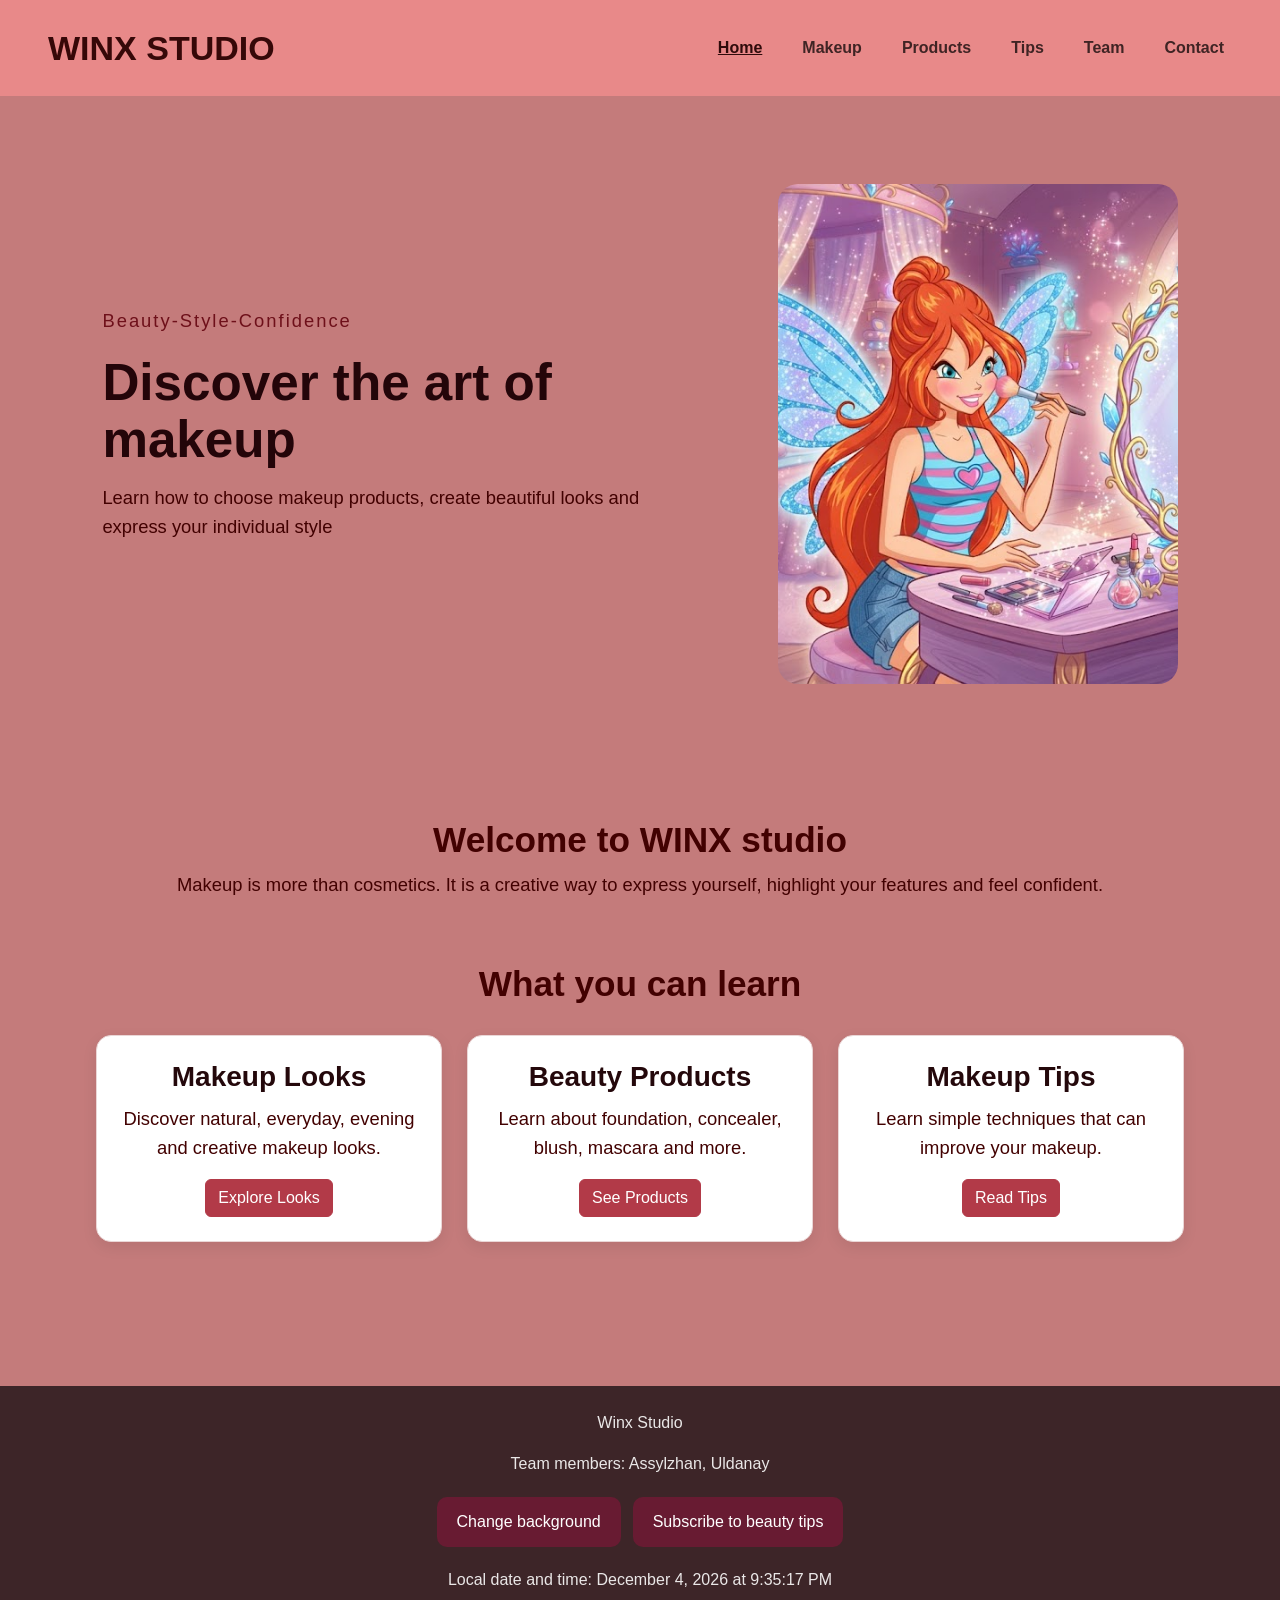
<file: index.html>
<!DOCTYPE html>
<html lang="en">
    <head>
        <meta charset="UTF-8">
        <meta name="viewport" content="width=device-width,initial-scale=1.0">
        <title>Winx Studio</title>
        <link href="https://cdn.jsdelivr.net/npm/bootstrap@5.3.3/dist/css/bootstrap.min.css" rel="stylesheet">
    <link rel="stylesheet" href="css/style.css">
    </head>
    <body>
        <header>
            <nav class="navbar navbar-expand-lg winx-navbar px-3 px-lg-5 py-3" aria-label="Main navigation">
            <a href="index.html" class="navbar-brand logo">WINX STUDIO</a>
            <button class="navbar-toggler" type="button" data-bs-toggle="collapse" data-bs-target="#mainNav" aria-controls="mainNav" aria-expanded="false" aria-label="Toggle navigation">
                <span class="navbar-toggler-icon"></span>
            </button>
            <div class="collapse navbar-collapse" id="mainNav">
                <ul class="navbar-nav ms-auto gap-lg-4">
                    <li class="nav-item"><a class="nav-link active" href="index.html" aria-current="page">Home</a></li>
                    <li class="nav-item"><a class="nav-link" href="makeup.html">Makeup</a></li>
                    <li class="nav-item"><a class="nav-link" href="products.html">Products</a></li>
                    <li class="nav-item"><a class="nav-link" href="tips.html">Tips</a></li>
                    <li class="nav-item"><a class="nav-link" href="team.html">Team</a></li>
                    <li class="nav-item"><a class="nav-link" href="contact.html">Contact</a></li>
                </ul>
            </div>
        </nav>
        </header>

        <main class="container-fluid px-0">
            <section class="hero">
                <div class="hero-text">
                    <p class="small-title">Beauty-Style-Confidence</p>
                    <h1>Discover the art of makeup</h1>
                    <p>Learn how to choose makeup products, create beautiful looks and express your individual style</p>
                </div>
                <div class="hero-image">
                    <img src="images/image.png" alt="Makeup">
                </div>
            </section>

            <section class="about-section py-5 px-3 px-md-5">
                <h2>Welcome to WINX studio</h2>
                <p>
                    Makeup is more than cosmetics.
                    It is a creative way to express yourself,
                    highlight your features and feel confident.
                </p>

                <section class="cards-section py-5 px-3 px-md-5">
                    <h2>What you can learn</h2>

                    <div class="cards">
                        <div class="winx-card p-4">
                            <h3>Makeup Looks</h3>
                            <p>
                                Discover natural, everyday,
                                evening and creative makeup looks.
                            </p>
                            <a href="makeup.html" class="btn btn-danger">Explore Looks</a>
                        </div>

                        <div class="winx-card p-4">
                            <h3>Beauty Products</h3>
                            <p>
                                Learn about foundation,
                                concealer, blush, mascara and more.
                            </p>
                            <a href="products.html" class="btn btn-danger">See Products</a>
                        </div>

                        <div class="winx-card p-4">
                            <h3>Makeup Tips</h3>
                            <p>
                                Learn simple techniques
                                that can improve your makeup.
                            </p>
                            <a href="tips.html" class="btn btn-danger">Read Tips</a>
                        </div>
                    </div>
                </section>
            </section>
        </main>

        <footer class="p-4 mt-5">
        <p>Winx Studio</p>
        <p>Team members: Assylzhan, Uldanay</p>
    <div class="interactive-tools">
        <button type="button" class="winx-action" id="change-background">Change background</button>
        <button type="button" class="winx-action" id="open-subscribe">Subscribe to beauty tips</button>
        <p>Local date and time: <time id="current-datetime"></time></p>
    </div>
    </footer>
    <dialog id="subscribe-dialog" aria-labelledby="subscribe-title">
        <button type="button" id="close-subscribe" class="popup-close" aria-label="Close subscription form">×</button>
        <h2 id="subscribe-title">Beauty tips newsletter</h2>
        <form id="subscribe-form" novalidate>
            <label for="subscribe-email">Email</label>
            <input id="subscribe-email" type="email" autocomplete="email" required>
            <p id="subscribe-error" class="field-error" aria-live="polite"></p>
            <button type="submit" class="winx-action">Subscribe</button>
            <p id="subscribe-status" role="status"></p>
        </form>
    </dialog>
        <script src="https://cdn.jsdelivr.net/npm/bootstrap@5.3.3/dist/js/bootstrap.bundle.min.js"></script>
    <script src="js/script.js" defer></script>
</body>
</html>
</file>
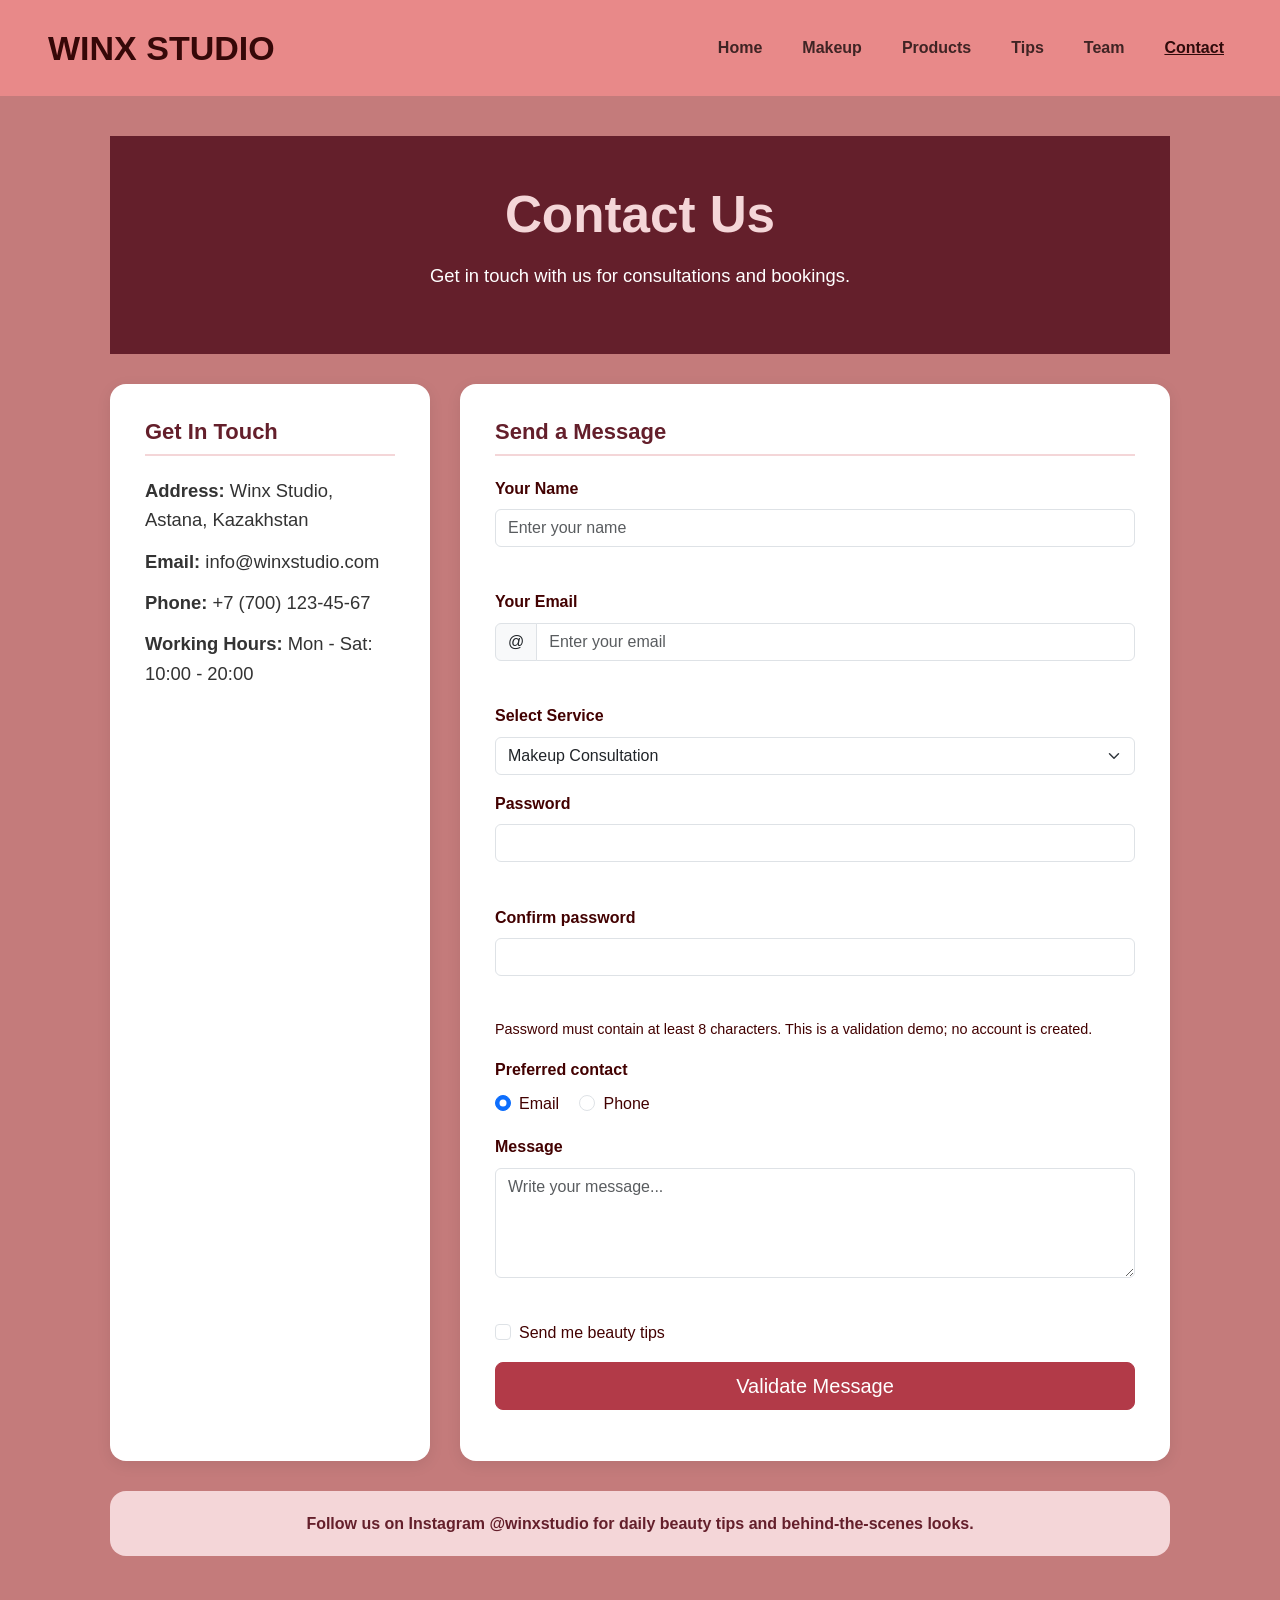
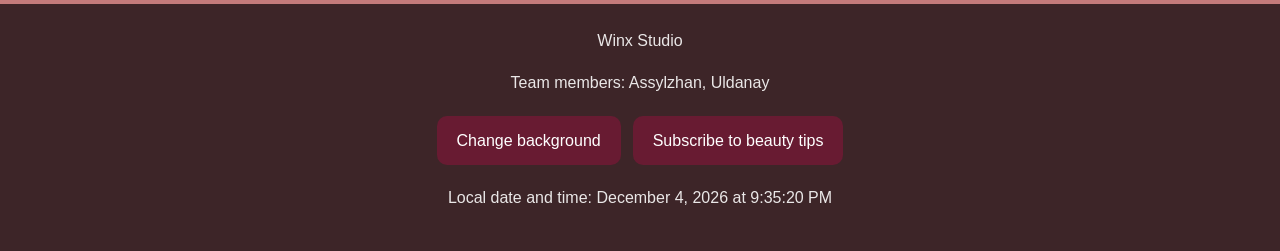
<file: contact.html>
<!DOCTYPE html>
<html lang="en">
<head>
    <meta charset="UTF-8">
    <meta name="viewport" content="width=device-width, initial-scale=1.0">
    <title>Contact Us - Winx Studio</title>
    <link href="https://cdn.jsdelivr.net/npm/bootstrap@5.3.3/dist/css/bootstrap.min.css" rel="stylesheet">
    <link rel="stylesheet" href="css/style.css">
</head>
<body>
    <header>
        <nav class="navbar navbar-expand-lg winx-navbar px-3 px-lg-5 py-3" aria-label="Main navigation">
            <a href="index.html" class="navbar-brand logo">WINX STUDIO</a>
            <button class="navbar-toggler" type="button" data-bs-toggle="collapse" data-bs-target="#mainNav" aria-controls="mainNav" aria-expanded="false" aria-label="Toggle navigation">
                <span class="navbar-toggler-icon"></span>
            </button>
            <div class="collapse navbar-collapse" id="mainNav">
                <ul class="navbar-nav ms-auto gap-lg-4">
                    <li class="nav-item"><a class="nav-link" href="index.html">Home</a></li>
                    <li class="nav-item"><a class="nav-link" href="makeup.html">Makeup</a></li>
                    <li class="nav-item"><a class="nav-link" href="products.html">Products</a></li>
                    <li class="nav-item"><a class="nav-link" href="tips.html">Tips</a></li>
                    <li class="nav-item"><a class="nav-link" href="team.html">Team</a></li>
                    <li class="nav-item"><a class="nav-link active" href="contact.html" aria-current="page">Contact</a></li>
                </ul>
            </div>
        </nav>
    </header>

    <main class="container-fluid px-0">
        <div class="container">
            <div class="contact-grid">
                <section class="page-title py-4 py-md-5 px-3 mb-0">
                    <h1>Contact Us</h1>
                    <p>Get in touch with us for consultations and bookings.</p>
                </section>

                <div class="contact-info">
                    <h3>Get In Touch</h3>
                    <p><strong>Address:</strong> Winx Studio, Astana, Kazakhstan</p>
                    <p><strong>Email:</strong> info@winxstudio.com</p>
                    <p><strong>Phone:</strong> +7 (700) 123-45-67</p>
                    <p><strong>Working Hours:</strong> Mon - Sat: 10:00 - 20:00</p>
                </div>

                <div class="contact-main">
                    <form id="contact-form" novalidate>
                        <h3>Send a Message</h3>
                        <div class="mb-3">
                            <label for="name" class="form-label fw-bold">Your Name</label>
                            <input type="text" class="form-control" id="name" placeholder="Enter your name" required>
                        <p id="name-error" class="field-error" aria-live="polite"></p></div>

                        <div class="mb-3">
                            <label for="email" class="form-label fw-bold">Your Email</label>
                            <div class="input-group"><span class="input-group-text">@</span><input type="email" class="form-control" id="email" placeholder="Enter your email" required></div>
                        <p id="email-error" class="field-error" aria-live="polite"></p></div>

                        <div class="mb-3">
                            <label for="service" class="form-label fw-bold">Select Service</label>
                            <select class="form-select" id="service">
                                <option value="makeup">Makeup Consultation</option>
                                <option value="products">Product Recommendation</option>
                                <option value="other">Other Query</option>
                            </select>
                        </div>

                        <div class="mb-3"><label for="password" class="form-label fw-bold">Password</label><input type="password" id="password" class="form-control" autocomplete="new-password" required><p id="password-error" class="field-error" aria-live="polite"></p></div>
<div class="mb-3"><label for="confirm-password" class="form-label fw-bold">Confirm password</label><input type="password" id="confirm-password" class="form-control" autocomplete="new-password" required><p id="confirm-password-error" class="field-error" aria-live="polite"></p></div>
<p class="form-hint">Password must contain at least 8 characters. This is a validation demo; no account is created.</p>
<fieldset class="mb-3">
                            <legend class="fs-6 fw-bold">Preferred contact</legend>
                            <div class="form-check form-check-inline"><input class="form-check-input" type="radio" name="contact" id="byEmail" checked><label class="form-check-label" for="byEmail">Email</label></div>
                            <div class="form-check form-check-inline"><input class="form-check-input" type="radio" name="contact" id="byPhone"><label class="form-check-label" for="byPhone">Phone</label></div>
                        </fieldset>

                        <div class="mb-3">
                            <label for="message" class="form-label fw-bold">Message</label>
                            <textarea class="form-control" id="message" rows="4" placeholder="Write your message..." required></textarea>
                        <p id="message-error" class="field-error" aria-live="polite"></p></div>

                        <div class="form-check mb-3"><input class="form-check-input" type="checkbox" id="news"><label class="form-check-label" for="news">Send me beauty tips</label></div>
                        <button type="submit" class="btn btn-danger btn-lg w-100">Validate Message</button>
                    <p id="contact-status" role="status"></p></form>
                </div>

                <div class="contact-note">
                    Follow us on Instagram @winxstudio for daily beauty tips and behind-the-scenes looks.
                </div>
            </div>
        </div>
    </main>

    <footer class="p-4 mt-5">
        <p>Winx Studio</p>
        <p>Team members: Assylzhan, Uldanay</p>
    <div class="interactive-tools">
        <button type="button" class="winx-action" id="change-background">Change background</button>
        <button type="button" class="winx-action" id="open-subscribe">Subscribe to beauty tips</button>
        <p>Local date and time: <time id="current-datetime"></time></p>
    </div>
    </footer>
    <dialog id="subscribe-dialog" aria-labelledby="subscribe-title">
        <button type="button" id="close-subscribe" class="popup-close" aria-label="Close subscription form">×</button>
        <h2 id="subscribe-title">Beauty tips newsletter</h2>
        <form id="subscribe-form" novalidate>
            <label for="subscribe-email">Email</label>
            <input id="subscribe-email" type="email" autocomplete="email" required>
            <p id="subscribe-error" class="field-error" aria-live="polite"></p>
            <button type="submit" class="winx-action">Subscribe</button>
            <p id="subscribe-status" role="status"></p>
        </form>
    </dialog>
    <script src="https://cdn.jsdelivr.net/npm/bootstrap@5.3.3/dist/js/bootstrap.bundle.min.js"></script>
    <script src="js/script.js" defer></script>
</body>
</html>
</file>
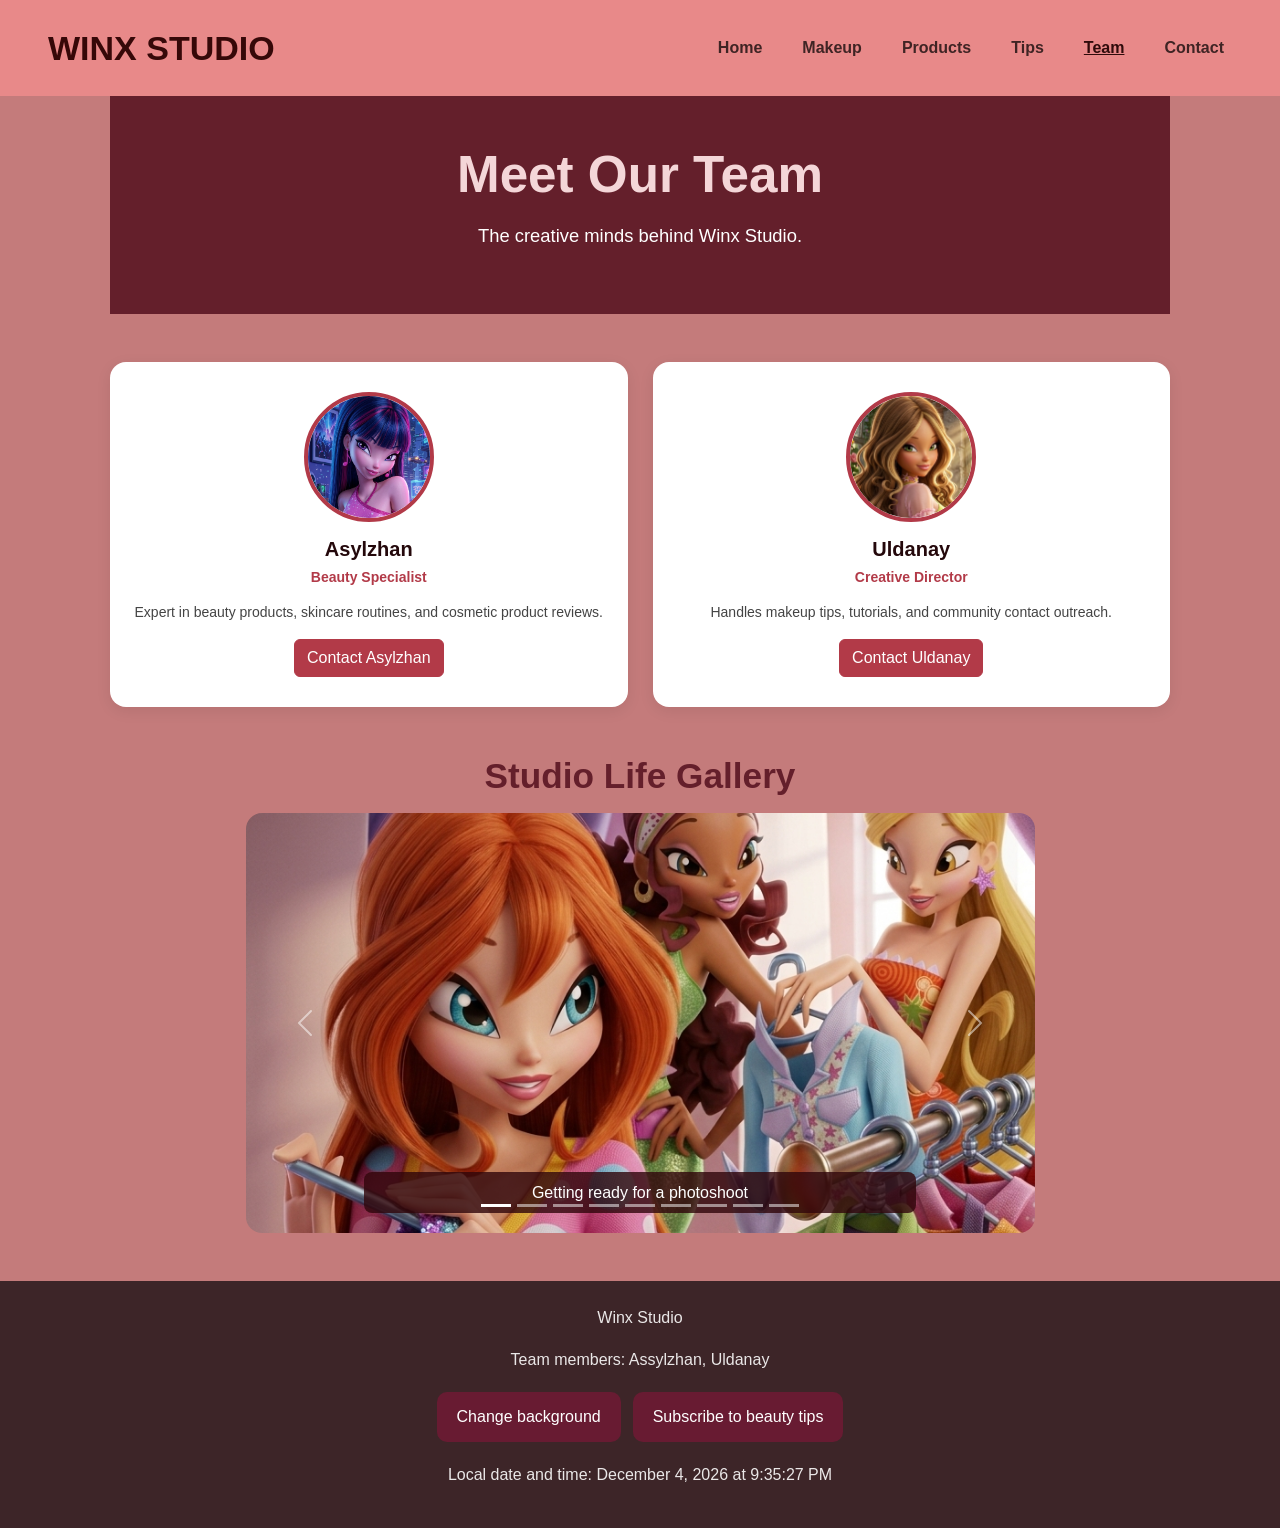
<file: team.html>
<!DOCTYPE html>
<html lang="en">
<head>
    <meta charset="UTF-8">
    <meta name="viewport" content="width=device-width, initial-scale=1.0">
    <title>Our Team - Winx Studio</title>
    <link href="https://cdn.jsdelivr.net/npm/bootstrap@5.3.3/dist/css/bootstrap.min.css" rel="stylesheet">
    <link rel="stylesheet" href="css/style.css">
</head>
<body>
    <header>
        <nav class="navbar navbar-expand-lg winx-navbar px-3 px-lg-5 py-3" aria-label="Main navigation">
            <a href="index.html" class="navbar-brand logo">WINX STUDIO</a>
            <button class="navbar-toggler" type="button" data-bs-toggle="collapse" data-bs-target="#mainNav" aria-controls="mainNav" aria-expanded="false" aria-label="Toggle navigation">
                <span class="navbar-toggler-icon"></span>
            </button>
            <div class="collapse navbar-collapse" id="mainNav">
                <ul class="navbar-nav ms-auto gap-lg-4">
                    <li class="nav-item"><a class="nav-link" href="index.html">Home</a></li>
                    <li class="nav-item"><a class="nav-link" href="makeup.html">Makeup</a></li>
                    <li class="nav-item"><a class="nav-link" href="products.html">Products</a></li>
                    <li class="nav-item"><a class="nav-link" href="tips.html">Tips</a></li>
                    <li class="nav-item"><a class="nav-link active" href="team.html" aria-current="page">Team</a></li>
                    <li class="nav-item"><a class="nav-link" href="contact.html">Contact</a></li>
                </ul>
            </div>
        </nav>
    </header>

    <main class="container-fluid px-0">
        <div class="container">
            <section class="page-title py-4 py-md-5 px-3 mb-4 mb-md-5">
                <h1>Meet Our Team</h1>
                <p>The creative minds behind Winx Studio.</p>
            </section>

            <section class="team-grid">
                <div class="team-card">
                    <img src="images/musa.png" alt="Asylzhan" class="profile-img">
                    <h3>Asylzhan</h3>
                    <span class="role">Beauty Specialist</span>
                    <p>Expert in beauty products, skincare routines, and cosmetic product reviews.</p>
                    <a href="mailto:asylzhan@winxstudio.com" class="btn btn-danger">Contact Asylzhan</a>
                </div>

                <div class="team-card">
                    <img src="images/flora.png" alt="Uldanay" class="profile-img">
                    <h3>Uldanay</h3>
                    <span class="role">Creative Director</span>
                    <p>Handles makeup tips, tutorials, and community contact outreach.</p>
                    <a href="mailto:uldanay@winxstudio.com" class="btn btn-danger">Contact Uldanay</a>
                </div>
            </section>

            <h2 class="gallery-title text-center mt-5 mb-3">Studio Life Gallery</h2>
            <div class="row justify-content-center mb-5">
                <div class="col-12 col-lg-9">
                    <div id="studioCarousel" class="carousel slide" data-bs-ride="carousel" aria-label="Studio life gallery">
                        <div class="carousel-indicators">
                            <button type="button" data-bs-target="#studioCarousel" data-bs-slide-to="0" class="active" aria-current="true" aria-label="Slide 1"></button>
                            <button type="button" data-bs-target="#studioCarousel" data-bs-slide-to="1" aria-label="Slide 2"></button>
                            <button type="button" data-bs-target="#studioCarousel" data-bs-slide-to="2" aria-label="Slide 3"></button>
                            <button type="button" data-bs-target="#studioCarousel" data-bs-slide-to="3" aria-label="Slide 4"></button>
                            <button type="button" data-bs-target="#studioCarousel" data-bs-slide-to="4" aria-label="Slide 5"></button>
                            <button type="button" data-bs-target="#studioCarousel" data-bs-slide-to="5" aria-label="Slide 6"></button>
                            <button type="button" data-bs-target="#studioCarousel" data-bs-slide-to="6" aria-label="Slide 7"></button>
                            <button type="button" data-bs-target="#studioCarousel" data-bs-slide-to="7" aria-label="Slide 8"></button>
                            <button type="button" data-bs-target="#studioCarousel" data-bs-slide-to="8" aria-label="Slide 9"></button>
                        </div>
                        <div class="carousel-inner rounded-4">
                            <div class="carousel-item active">
                                <img src="images/getready.png" class="d-block w-100" alt="Getting ready for a photoshoot">
                                <div class="carousel-caption d-none d-md-block py-2"><p class="mb-0">Getting ready for a photoshoot</p></div>
                            </div>
                            <div class="carousel-item">
                                <img src="images/skincare.png" class="d-block w-100" alt="Skincare consultation">
                                <div class="carousel-caption d-none d-md-block py-2"><p class="mb-0">Skincare consultation</p></div>
                            </div>
                            <div class="carousel-item">
                                <img src="images/meeting.png" class="d-block w-100" alt="Creative direction meeting">
                                <div class="carousel-caption d-none d-md-block py-2"><p class="mb-0">Creative direction meeting</p></div>
                            </div>
                            <div class="carousel-item">
                                <img src="images/behind.png" class="d-block w-100" alt="Behind the scenes">
                                <div class="carousel-caption d-none d-md-block py-2"><p class="mb-0">Behind the scenes</p></div>
                            </div>
                            <div class="carousel-item">
                                <img src="images/client.png" class="d-block w-100" alt="Client makeover">
                                <div class="carousel-caption d-none d-md-block py-2"><p class="mb-0">Client makeover</p></div>
                            </div>
                            <div class="carousel-item">
                                <img src="images/test.png" class="d-block w-100" alt="Product testing">
                                <div class="carousel-caption d-none d-md-block py-2"><p class="mb-0">Product testing</p></div>
                            </div>
                            <div class="carousel-item">
                                <img src="images/team.png" class="d-block w-100" alt="Team brainstorm">
                                <div class="carousel-caption d-none d-md-block py-2"><p class="mb-0">Team brainstorm</p></div>
                            </div>
                            <div class="carousel-item">
                                <img src="images/final.png" class="d-block w-100" alt="Final touches">
                                <div class="carousel-caption d-none d-md-block py-2"><p class="mb-0">Final touches</p></div>
                            </div>
                            <div class="carousel-item">
                                <img src="images/stud.png" class="d-block w-100" alt="Studio interior">
                                <div class="carousel-caption d-none d-md-block py-2"><p class="mb-0">Studio interior</p></div>
                            </div>
                        </div>
                        <button class="carousel-control-prev" type="button" data-bs-target="#studioCarousel" data-bs-slide="prev"><span class="carousel-control-prev-icon" aria-hidden="true"></span><span class="visually-hidden">Previous</span></button>
                        <button class="carousel-control-next" type="button" data-bs-target="#studioCarousel" data-bs-slide="next"><span class="carousel-control-next-icon" aria-hidden="true"></span><span class="visually-hidden">Next</span></button>
                    </div>
                </div>
            </div>
        </div>
    </main>

    <footer class="p-4 mt-5">
        <p>Winx Studio</p>
        <p>Team members: Assylzhan, Uldanay</p>
    <div class="interactive-tools">
        <button type="button" class="winx-action" id="change-background">Change background</button>
        <button type="button" class="winx-action" id="open-subscribe">Subscribe to beauty tips</button>
        <p>Local date and time: <time id="current-datetime"></time></p>
    </div>
    </footer>
    <dialog id="subscribe-dialog" aria-labelledby="subscribe-title">
        <button type="button" id="close-subscribe" class="popup-close" aria-label="Close subscription form">×</button>
        <h2 id="subscribe-title">Beauty tips newsletter</h2>
        <form id="subscribe-form" novalidate>
            <label for="subscribe-email">Email</label>
            <input id="subscribe-email" type="email" autocomplete="email" required>
            <p id="subscribe-error" class="field-error" aria-live="polite"></p>
            <button type="submit" class="winx-action">Subscribe</button>
            <p id="subscribe-status" role="status"></p>
        </form>
    </dialog>
    <script src="https://cdn.jsdelivr.net/npm/bootstrap@5.3.3/dist/js/bootstrap.bundle.min.js"></script>
    <script src="js/script.js" defer></script>
</body>
</html>
</file>
<file: css/style.css>
/* ===== Общие настройки страницы ===== */

* {
    margin: 0;
    padding: 0;
    box-sizing: border-box;
}

body {
    font-family: Arial;
    font-weight: 400;
    background-color: rgb(196, 123, 123);
    color: rgb(66, 1, 1);
    line-height: 1.6;
}

/* ===== Контейнер ===== */

.container {
    max-width: 1100px;
    margin: 0 auto;
    padding: 0 20px;
}


/* ===== Навигация ===== */

.logo {
    font-family: Arial;
    color: rgb(54, 8, 8);
    font-size: 34px;
    font-weight: 700;
    text-decoration: none;
}

.navbar {
    display: flex;
    justify-content: space-between;
    align-items: center;
    padding: 20px 60px;
    background-color: rgba(234, 139, 139, 0.949);
}

.nav-menu {
    display: flex;
    align-items: center;
    gap: 40px;
    list-style: none;
}

.nav-menu a {
    font-family: Arial;
    color: rgb(63, 36, 36);
    text-decoration: none;
    font-weight: 600;
    transition: 0.3s;
}

.nav-menu a:hover,
.nav-menu a.active {
    color: rgb(47, 11, 11);
    text-decoration: underline;
}


/* ===== Hero section ===== */

.hero {
    min-height: 75vh;
    display: flex;
    align-items: center;
    justify-content: space-between;
    gap: 50px;
    padding: 70px 8%;
}

.hero-text {
    max-width: 550px;
}

.small-title {
    color: #6e101a;
    font-weight: 700;
    letter-spacing: 2px;
}

.hero h1 {
    line-height: 1.1;
    margin: 15px 0;
    color: #230509;
    font-weight: 700;
}

.hero p {
    margin-bottom: 20px;
    font-weight: 400;
}

.hero-image img {
    width: 400px;
    height: 500px;
    object-fit: cover;
    border-radius: 20px;
}


/* ===== Buttons ===== */

.button {
    display: inline-block;
    padding: 12px 25px;
    background-color: #B23A48;
    color: white;
    text-decoration: none;
    font-weight: 700;
    border-radius: 8px;
    transition: 0.3s;
}

.button:hover {
    background-color: #641F2B;
    transform: translateY(-2px);
}


/* ===== About / Cards ===== */

.about-section,
.cards-section {
    text-align: center;
}

.cards {
    display: flex;
    justify-content: center;
    align-items: stretch;
    gap: 25px;
    margin-top: 30px;
    flex-wrap: wrap;
}

.winx-card {
    width: calc((100% - 50px) / 3);
    display: flex;
    flex-direction: column;
    align-items: center;
    background-color: white;
    border: 1px solid #ead6d6;
    border-radius: 15px;
    box-shadow: 0 5px 15px rgba(0, 0, 0, 0.08);
    transition: transform 0.25s ease, box-shadow 0.25s ease;
}

.winx-card:hover {
    transform: translateY(-8px);
    box-shadow: 0 12px 25px rgba(0, 0, 0, 0.15);
}

.winx-card h3 {
    color: #24080b;
    margin-bottom: 10px;
    font-weight: 700;
}

.winx-card p {
    flex-grow: 1;
    font-weight: 400;
}


/* ===== Page title ===== */

.page-title {
    background-color: #641F2B;
    color: white;
    text-align: center;
}

.page-title h1 {
    color: #F4D6D8;
    margin-bottom: 15px;
    font-weight: 700;
}

.page-title p {
    color: white;
    font-weight: 400;
}


/* ===== Content ===== */

.content {
    width: 85%;
    max-width: 1000px;
    background-color: #FFF5F5;
    border: 2px solid #F4D6D8;
    border-radius: 20px;
}

.content h2 {
    color: #641F2B;
    margin-top: 25px;
    margin-bottom: 15px;
    border-bottom: 2px solid #B23A48;
    padding-bottom: 8px;
    font-weight: 700;
}

.content ol,
.content ul {
    padding-left: 30px;
    margin-bottom: 30px;
}

.content li {
    color: #641F2B;
    margin-bottom: 10px;
    font-weight: 400;
}

.content li::marker {
    color: #B23A48;
    font-weight: 700;
}

.content img {
    display: block;
    width: 70%;
    max-width: 600px;
    height: 400px;
    object-fit: cover;
    margin: 35px auto;
    border-radius: 20px;
    border: 5px solid #F4D6D8;
}


/* ===== Highlight ===== */

.highlight {
    background-color: #F4D6D8;
    border-left: 8px solid #B23A48;
    border-radius: 16px;
}

.highlight h3 {
    color: #641F2B;
    font-size: 24px;
    font-weight: 700;
    margin-bottom: 10px;
}

.highlight p {
    color: #641F2B;
    font-weight: 400;
}


/* ===== Team ===== */

.team-grid {
    display: flex;
    gap: 25px;
    justify-content: center;
    flex-wrap: wrap;
    margin: 40px 0;
}

.team-card {
    background-color: #ffffff;
    padding: 30px 20px;
    border-radius: 16px;
    text-align: center;
    flex: 1;
    min-width: 250px;
    display: flex;
    flex-direction: column;
    align-items: center;
    box-shadow: 0 4px 15px rgba(0, 0, 0, 0.08);
    transition: transform 0.25s ease, box-shadow 0.25s ease;
}

.team-card:hover {
    transform: translateY(-8px);
    box-shadow: 0 12px 25px rgba(0, 0, 0, 0.15);
}

.profile-img {
    width: 130px;
    height: 130px;
    border-radius: 50%;
    object-fit: cover;
    border: 4px solid #B23A48;
    margin-bottom: 15px;
}

.team-card h3 {
    font-size: 20px;
    color: #24080b;
    margin-bottom: 5px;
    font-weight: 700;
}

.role {
    display: inline-block;
    color: #B23A48;
    font-size: 14px;
    font-weight: 700;
    margin-bottom: 12px;
}

.team-card p {
    flex-grow: 1;
    font-size: 14px;
    color: #444444;
    font-weight: 400;
}

.btn-card {
    display: inline-block;
    margin-top: 18px;
    padding: 10px 22px;
    background-color: #B23A48;
    color: #ffffff;
    text-decoration: none;
    border-radius: 8px;
    font-size: 14px;
    font-weight: 700;
    transition: background-color 0.25s ease, transform 0.25s ease;
}

.btn-card:hover {
    background-color: #641F2B;
    transform: translateY(-2px);
}


/* ===== Gallery ===== */

.gallery-title {
    text-align: center;
    color: #641F2B;
    margin: 50px 0 20px;
    font-weight: 700;
}

.gallery-grid {
    display: grid;
    grid-template-columns: repeat(3, 1fr);
    gap: 18px;
    margin-bottom: 40px;
}

.gallery-item {
    position: relative;
    overflow: hidden;
    border-radius: 12px;
}

.gallery-grid .gallery-item {
    aspect-ratio: 1 / 1;
}

.gallery-grid .gallery-item img {
    width: 100%;
    height: 100%;
    object-fit: cover;
    display: block;
    transition: transform 0.35s ease;
}

.gallery-grid .gallery-item:hover img {
    transform: scale(1.08);
}

.gallery-caption {
    position: absolute;
    inset: 0;
    display: flex;
    align-items: flex-end;
    padding: 16px;
    background: linear-gradient(
        to top,
        rgba(48, 6, 10, 0.85),
        rgba(48, 6, 10, 0)
    );
    color: #ffffff;
    font-size: 15px;
    font-weight: 700;
    opacity: 0;
    transition: opacity 0.3s ease;
}

.gallery-item:hover .gallery-caption {
    opacity: 1;
}


/* ===== Contact ===== */

.contact-grid {
    display: grid;
    grid-template-columns: 320px 1fr;
    grid-template-areas:
        "title title"
        "sidebar main"
        "note note";
    gap: 30px;
    margin: 40px 0;
}

.contact-grid .page-title {
    grid-area: title;
    margin-bottom: 0;
}

.contact-info {
    grid-area: sidebar;
}

.contact-main {
    grid-area: main;
}

.contact-note {
    grid-area: note;
    background-color: #F4D6D8;
    border-radius: 16px;
    padding: 20px 30px;
    text-align: center;
    color: #641F2B;
    font-weight: 700;
}

.contact-wrapper {
    display: flex;
    gap: 30px;
    margin: 40px 0;
}

.contact-info,
#contact-form {
    background-color: #ffffff;
    padding: 35px;
    border-radius: 16px;
    box-shadow: 0 4px 15px rgba(0, 0, 0, 0.08);
}

.contact-info h3,
#contact-form h3 {
    color: #641F2B;
    font-size: 22px;
    margin-bottom: 20px;
    border-bottom: 2px solid #F4D6D8;
    padding-bottom: 8px;
    font-weight: 700;
}

.contact-info p {
    margin-bottom: 12px;
    color: #333333;
    font-weight: 400;
}

#contact-form {
    flex: 1.5;
}

.form-group {
    margin-bottom: 18px;
    display: flex;
    flex-direction: column;
}

.form-group label {
    font-size: 14px;
    font-weight: 700;
    margin-bottom: 6px;
    color: #24080b;
}

.form-group input,
.form-group select,
.form-group textarea {
    padding: 12px;
    border: 1px solid #ead6d6;
    border-radius: 8px;
    background-color: #fafafa;
    font-family: Arial;
    font-size: 14px;
    font-weight: 400;
}

.form-group input:focus,
.form-group select:focus,
.form-group textarea:focus {
    outline: none;
    border-color: #B23A48;
    background-color: #ffffff;
}

.btn-primary {
    background-color: #B23A48;
    color: #ffffff;
    padding: 14px;
    border: none;
    border-radius: 8px;
    font-weight: 700;
    cursor: pointer;
    width: 100%;
    font-size: 15px;
    transition: background-color 0.3s;
}

.btn-primary:hover {
    background-color: #641F2B;
}


/* ===== Products table ===== */

.products-table {
    width: 100%;
    border-collapse: collapse;
    margin: 30px 0 40px;
    background-color: white;
}

.products-table th {
    background-color: #641F2B;
    color: white;
    padding: 15px;
    text-align: left;
    font-size: 17px;
    font-weight: 700;
}

.products-table td {
    padding: 15px;
    border: 1px solid #F4D6D8;
    color: #641F2B;
    font-size: 16px;
    font-weight: 400;
}

.products-table tr:nth-child(even) {
    background-color: #FFF5F5;
}

.products-table tr:hover {
    background-color: #F4D6D8;
}

.products-table td:first-child {
    width: 60px;
    text-align: center;
    font-weight: 700;
}

.products-table td:nth-child(2) {
    width: 25%;
}


/* ===== Assignment page ===== */

.assignment-page {
    display: grid;
    grid-template-columns: 220px 1fr;
    grid-template-areas:
        "header header"
        "sidebar main"
        "footer footer";
    min-height: 100vh;
}

.site-header {
    grid-area: header;
}

.sidebar {
    grid-area: sidebar;
    background-color: #F4D6D8;
    color: #641F2B;
}

.sidebar h2 {
    margin-bottom: 15px;
    font-weight: 700;
}

.sidebar ul {
    padding-left: 20px;
}

.sidebar li {
    margin-bottom: 10px;
    font-weight: 400;
}

.main-content {
    grid-area: main;
}

.site-footer {
    grid-area: footer;
}

.assignment-page .site-footer {
    margin-top: 0;
}


/* ===== Products ===== */

.products-section {
    text-align: center;
}

.products-section h2 {
    color: #641F2B;
    margin-bottom: 30px;
    font-weight: 700;
}

.product-cards {
    display: flex;
    gap: 25px;
    align-items: stretch;
}

.product-card {
    flex: 1;
    display: flex;
    flex-direction: column;
    background-color: #FFF5F5;
    border: 2px solid #F4D6D8;
    border-radius: 15px;
    transition: 0.3s;
}

.product-card:hover {
    transform: translateY(-8px);
    box-shadow: 0 10px 20px rgba(0, 0, 0, 0.2);
}

.product-card img {
    width: 100%;
    height: 220px;
    object-fit: cover;
    border-radius: 12px;
}

.product-card h3 {
    color: #641F2B;
    margin-top: 20px;
    margin-bottom: 10px;
    font-weight: 700;
}

.product-card p {
    flex-grow: 1;
    margin-bottom: 20px;
    font-weight: 400;
}

.card-button {
    display: inline-block;
    background-color: #B23A48;
    color: white;
    text-decoration: none;
    padding: 10px 20px;
    border-radius: 8px;
    font-weight: 700;
    transition: 0.3s;
}

.card-button:hover {
    background-color: #641F2B;
}


/* ===== Gallery section ===== */

.gallery-section h2 {
    color: #641F2B;
    text-align: center;
    margin-bottom: 30px;
    font-weight: 700;
}

.gallery {
    display: grid;
    grid-template-columns: repeat(3, 1fr);
    gap: 20px;
}

.gallery .gallery-item {
    border-radius: 15px;
}

.gallery .gallery-item img {
    width: 100%;
    height: 250px;
    object-fit: cover;
    display: block;
    transition: 0.3s;
}

.caption {
    position: absolute;
    bottom: 0;
    left: 0;
    width: 100%;
    padding: 15px;
    background-color: rgba(100, 31, 43, 0.85);
    color: white;
    text-align: center;
    opacity: 0;
    transition: 0.3s;
    font-weight: 700;
}

.gallery-item:hover .caption {
    opacity: 1;
}

.gallery .gallery-item:hover img {
    transform: scale(1.05);
}


/* ===== Home page ===== */

.home-page {
    background-color: #fff7f7;
}

.home-hero {
    width: 88%;
    max-width: 1200px;
    margin: 45px auto 70px;
    display: flex;
    align-items: center;
    justify-content: space-between;
    gap: 55px;
    padding: 50px;
    background-color: #FFF5F5;
    border: 2px solid #F4D6D8;
    border-radius: 24px;
    box-shadow: 0 8px 25px rgba(100, 31, 43, 0.08);
}

.home-hero-text,
.home-hero-image {
    flex: 1;
}

.home-hero-text h1 {
    font-size: 52px;
    line-height: 1.1;
    color: #641F2B;
    margin: 12px 0 20px;
    font-weight: 700;
}

.home-hero-description {
    max-width: 540px;
    font-size: 18px;
    line-height: 1.7;
    color: #5d3439;
    margin-bottom: 28px;
    font-weight: 400;
}

.home-actions {
    display: flex;
    gap: 15px;
    flex-wrap: wrap;
}

.home-primary-button,
.home-secondary-button {
    display: inline-block;
    padding: 13px 25px;
    text-decoration: none;
    font-weight: 700;
    border: 2px solid #B23A48;
    border-radius: 10px;
    transition: 0.3s;
}

.home-primary-button {
    background-color: #B23A48;
    color: white;
    box-shadow: 0 5px 12px rgba(100, 31, 43, 0.18);
}

.home-primary-button:hover {
    background-color: #641F2B;
    border-color: #641F2B;
    transform: translateY(-3px);
    box-shadow: 0 8px 16px rgba(100, 31, 43, 0.25);
}

.home-secondary-button {
    background-color: transparent;
    color: #641F2B;
}

.home-secondary-button:hover {
    background-color: #F4D6D8;
    transform: translateY(-3px);
}

.home-hero-image img {
    width: 100%;
    height: 430px;
    object-fit: cover;
    display: block;
    border-radius: 20px;
}

.home-about {
    width: 75%;
    max-width: 850px;
    margin: 0 auto 70px;
    text-align: center;
}

.home-about h2 {
    color: #641F2B;
    font-size: 34px;
    margin: 10px 0 18px;
    font-weight: 700;
}

.home-about p {
    line-height: 1.7;
    font-weight: 400;
}

.home-cards-section {
    width: 88%;
    max-width: 1200px;
    margin: 0 auto 70px;
    text-align: center;
}

.home-cards-section h2 {
    color: #641F2B;
    font-size: 34px;
    margin-bottom: 10px;
    font-weight: 700;
}

.home-section-description {
    margin-bottom: 30px;
    font-weight: 400;
}

.home-cards {
    display: flex;
    gap: 25px;
    align-items: stretch;
}

.home-card {
    flex: 1;
    display: flex;
    flex-direction: column;
    padding: 30px;
    background-color: #FFF5F5;
    border: 2px solid #F4D6D8;
    border-radius: 18px;
    box-shadow: 0 5px 15px rgba(100, 31, 43, 0.07);
    transition: 0.3s;
}

.home-card:hover {
    transform: translateY(-6px);
    box-shadow: 0 10px 22px rgba(100, 31, 43, 0.14);
}

.home-card h3 {
    color: #641F2B;
    font-size: 23px;
    margin-bottom: 12px;
    font-weight: 700;
}

.home-card p {
    flex-grow: 1;
    line-height: 1.6;
    margin-bottom: 22px;
    font-weight: 400;
}

.home-card-link {
    display: inline-block;
    padding: 10px 18px;
    background-color: #B23A48;
    color: white;
    text-decoration: none;
    font-weight: 700;
    border-radius: 9px;
    transition: 0.3s;
}

.home-card-link:hover {
    background-color: #641F2B;
}


/* ===== Footer ===== */

footer {
    background-color: #3d2528;
    color: rgb(234, 231, 231);
    text-align: center;
}

footer p {
    font-weight: 400;
}


/* =========================================================
   RESPONSIVE DESIGN
   ========================================================= */

@media (max-width: 900px) {

    .assignment-page {
        grid-template-columns: 1fr;
        grid-template-areas:
            "header"
            "sidebar"
            "main"
            "footer";
    }

    .navbar {
        flex-direction: column;
        gap: 20px;
    }

    .nav-menu {
        flex-wrap: wrap;
        justify-content: center;
        gap: 20px;
    }

    .product-cards,
    .home-cards {
        flex-direction: column;
        align-items: center;
    }

    .winx-card {
        width: 100%;
        max-width: 600px;
    }

    .gallery {
        grid-template-columns: repeat(2, 1fr);
    }

    .home-hero {
        flex-direction: column;
        padding: 35px;
    }

    .home-hero-text {
        text-align: center;
    }

    .home-hero-description {
        margin-left: auto;
        margin-right: auto;
    }

    .home-actions {
        justify-content: center;
    }

    .home-hero-image {
        width: 100%;
    }
}


@media (max-width: 768px) {

    .contact-grid {
        grid-template-columns: 1fr;
        grid-template-areas:
            "title"
            "sidebar"
            "main"
            "note";
    }

    .contact-wrapper {
        flex-direction: column;
    }
}


@media (max-width: 700px) {

    .gallery-grid {
        grid-template-columns: repeat(2, 1fr);
    }
}


@media (max-width: 600px) {

    .navbar {
        padding: 20px;
    }

    .nav-menu {
        gap: 15px;
    }

    .page-title {
        padding: 45px 20px;
    }

    .page-title h1 {
        font-size: 38px;
    }

    .content {
        width: 92%;
        padding: 25px;
    }

    .content img {
        width: 100%;
        height: 300px;
    }

    .products-section,
    .gallery-section {
        padding: 25px;
    }

    .gallery,
    .gallery-grid {
        grid-template-columns: 1fr;
    }

    .hero {
        flex-direction: column;
        padding: 45px 8%;
    }

    .hero h1 {
        font-size: 42px;
    }

    .hero-image img {
        width: 100%;
        max-width: 400px;
        height: 420px;
    }

    .home-hero {
        width: 92%;
        padding: 25px;
    }

    .home-hero-text h1 {
        font-size: 38px;
    }

    .home-hero-image img {
        height: 300px;
    }

    .home-about,
    .home-cards-section {
        width: 90%;
    }

    .home-actions {
        flex-direction: column;
    }

    .home-primary-button,
    .home-secondary-button {
        width: 100%;
        text-align: center;
    }
}


/* =========================================================
   ASSIGNMENT 3
   ========================================================= */


/* ===== Task 5: Bootstrap Navbar ===== */

.winx-navbar {
    background-color: rgba(234, 139, 139, 0.949);
}

.winx-navbar .logo {
    color: rgb(54, 8, 8);
    font-size: 34px;
    font-weight: 700;
    text-decoration: none;
}

.winx-navbar .nav-link {
    color: rgb(63, 36, 36);
    font-weight: 600;
}

.winx-navbar .nav-link:hover,
.winx-navbar .nav-link.active {
    color: rgb(47, 11, 11);
    text-decoration: underline;
}


/* ===== Task 6: Bootstrap buttons ===== */

.btn-danger {
    --bs-btn-bg: #B23A48;
    --bs-btn-border-color: #B23A48;
    --bs-btn-hover-bg: #641F2B;
    --bs-btn-hover-border-color: #641F2B;
    --bs-btn-active-bg: #641F2B;
    --bs-btn-active-border-color: #641F2B;
    --bs-btn-disabled-bg: #B23A48;
    --bs-btn-disabled-border-color: #B23A48;
    --bs-btn-focus-shadow-rgb: 178, 58, 72;
}

.btn-outline-danger {
    --bs-btn-color: #641F2B;
    --bs-btn-border-color: #B23A48;
    --bs-btn-hover-bg: #B23A48;
    --bs-btn-hover-border-color: #B23A48;
    --bs-btn-active-bg: #641F2B;
    --bs-btn-active-border-color: #641F2B;
    --bs-btn-focus-shadow-rgb: 178, 58, 72;
}


/* ===== Task 7: Carousel ===== */

.carousel-item img {
    height: 420px;
    object-fit: cover;
}

.carousel-caption {
    background: rgba(48, 6, 10, 0.8);
    border-radius: 8px;
}

.carousel-caption p {
    font-size: 1rem;
    font-weight: 400;
}

@media (max-width: 600px) {

    .carousel-item img {
        height: 260px;
    }
}


/* ===== Task 1: Responsive Typography ===== */

h1 {
    font-family: Arial;
    font-weight: 700;
    font-size: 1.9rem;
}

h2 {
    font-family: Arial;
    font-weight: 700;
    font-size: 1.4rem;
}

h3,
h4,
h5,
h6 {
    font-family: Arial;
    font-weight: 700;
}

main p,
main li,
.sidebar li {
    font-family: Arial;
    font-size: 1rem;
    font-weight: 400;
}

@media (min-width: 600px) {

    h1 {
        font-size: 2.5rem;
    }

    h2 {
        font-size: 1.8rem;
    }

    main p,
    main li,
    .sidebar li {
        font-size: 1.05rem;
    }
}

@media (min-width: 992px) {

    h1 {
        font-size: 3.2rem;
    }

    h2 {
        font-size: 2.2rem;
    }

    main p,
    main li,
    .sidebar li {
        font-size: 1.15rem;
    }
}


/* ===== Task 2: Responsive Cards ===== */

.cards {
    flex-wrap: wrap;
}

.winx-card {
    width: calc((100% - 50px) / 3);
}

@media (max-width: 991px) {

    .cards {
        flex-direction: row;
        align-items: stretch;
    }

    .winx-card {
        width: calc((100% - 25px) / 2);
        max-width: none;
    }
}

@media (max-width: 599px) {

    .cards {
        flex-direction: column;
        align-items: stretch;
    }

    .winx-card {
        width: 100%;
    }
}

/* Assignment 4: JavaScript components */
body { transition: background-color .4s ease; }
.interactive-tools { display: flex; flex-wrap: wrap; gap: 12px; justify-content: center; align-items: center; margin-top: 20px; }
.interactive-tools p { width: 100%; margin-top: 8px; }
.winx-action { background: #681b32; color: white; border: 0; border-radius: 10px; padding: 12px 20px; cursor: pointer; font: inherit; }
.winx-action:hover { background: #8b2945; }
.winx-action:focus-visible, .faq-question:focus-visible, .popup-close:focus-visible { outline: 3px solid #681b32; outline-offset: 4px; }
.field-error { color: #a00020; font-size: .9rem; margin: 6px 0; min-height: 1.4em; }
[aria-invalid="true"] { border: 2px solid #a00020; }
.form-hint { font-size: .9rem; }
#subscribe-dialog { position: fixed; inset: 0; margin: auto; border: 0; border-radius: 18px; padding: 36px 28px; width: min(440px, 90vw); max-height: 85vh; overflow: auto; background: #fff2f3; color: #420101; }
#subscribe-dialog::backdrop { background: rgba(35, 7, 16, .65); }
#subscribe-dialog input { display: block; width: 100%; padding: 12px; margin-top: 8px; border-radius: 8px; border: 1px solid #a86778; font: inherit; }
.popup-close { position: absolute; right: 12px; top: 6px; border: 0; background: transparent; font-size: 30px; cursor: pointer; color: #420101; }
.faq-item { border-bottom: 1px solid #bc8792; }
.faq-item h3 { margin: 0; }
.faq-question { width: 100%; text-align: left; border: 0; background: transparent; color: #420101; padding: 18px 0; font: inherit; cursor: pointer; display: flex; justify-content: space-between; }
.faq-answer { display: grid; grid-template-rows: 0fr; transition: grid-template-rows .3s ease; visibility: hidden; }
.faq-answer > div { overflow: hidden; min-height: 0; }
.faq-answer p { padding: 0 0 16px; margin: 0; }
.faq-answer.is-open { grid-template-rows: 1fr; visibility: visible; }
@media (prefers-reduced-motion: reduce) { body, .faq-answer { transition: none; } }

/* Product filters and favorites */
.product-filters { display: flex; flex-wrap: wrap; gap: 10px; margin: 20px 0 14px; }
.product-filters .winx-action[aria-pressed="false"] { background: #fff2f3; color: #681b32; box-shadow: inset 0 0 0 1px #681b32; }
.favorites-only { display: block; margin: 14px 0; font-weight: bold; }
.favorite-button { display: block; margin: 10px 0; padding: 8px 14px; border: 1px solid #681b32; border-radius: 9px; background: #fff2f3; color: #681b32; cursor: pointer; font: inherit; }
.favorite-button[aria-pressed="true"] { background: #681b32; color: white; }
.catalog-item[hidden] { display: none !important; }
</file>
